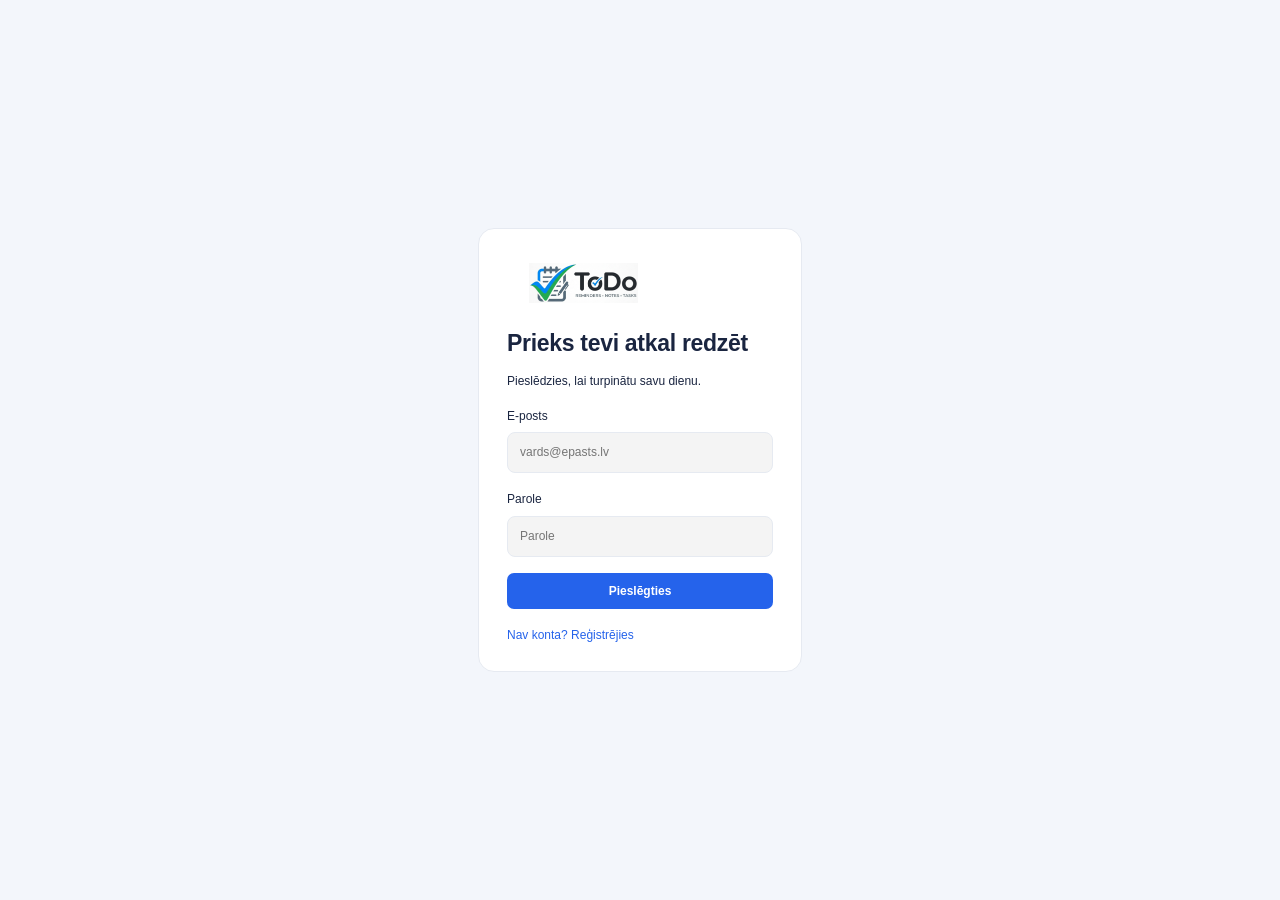
<file: index.html>
<!DOCTYPE html>
<html lang="lv">
    <head>
        <meta charset="utf-8">
        <meta name="viewport" content="width=device-width, initial-scale=1.0">
        <title>ToDo</title>

        <meta http-equiv="refresh" content="0; url=login.html">
    </head>

    <body data-page="index">
        <p><a href="login.html">Pāriet uz pieslēgšanos</a></p>
    </body>
</html>
</file>
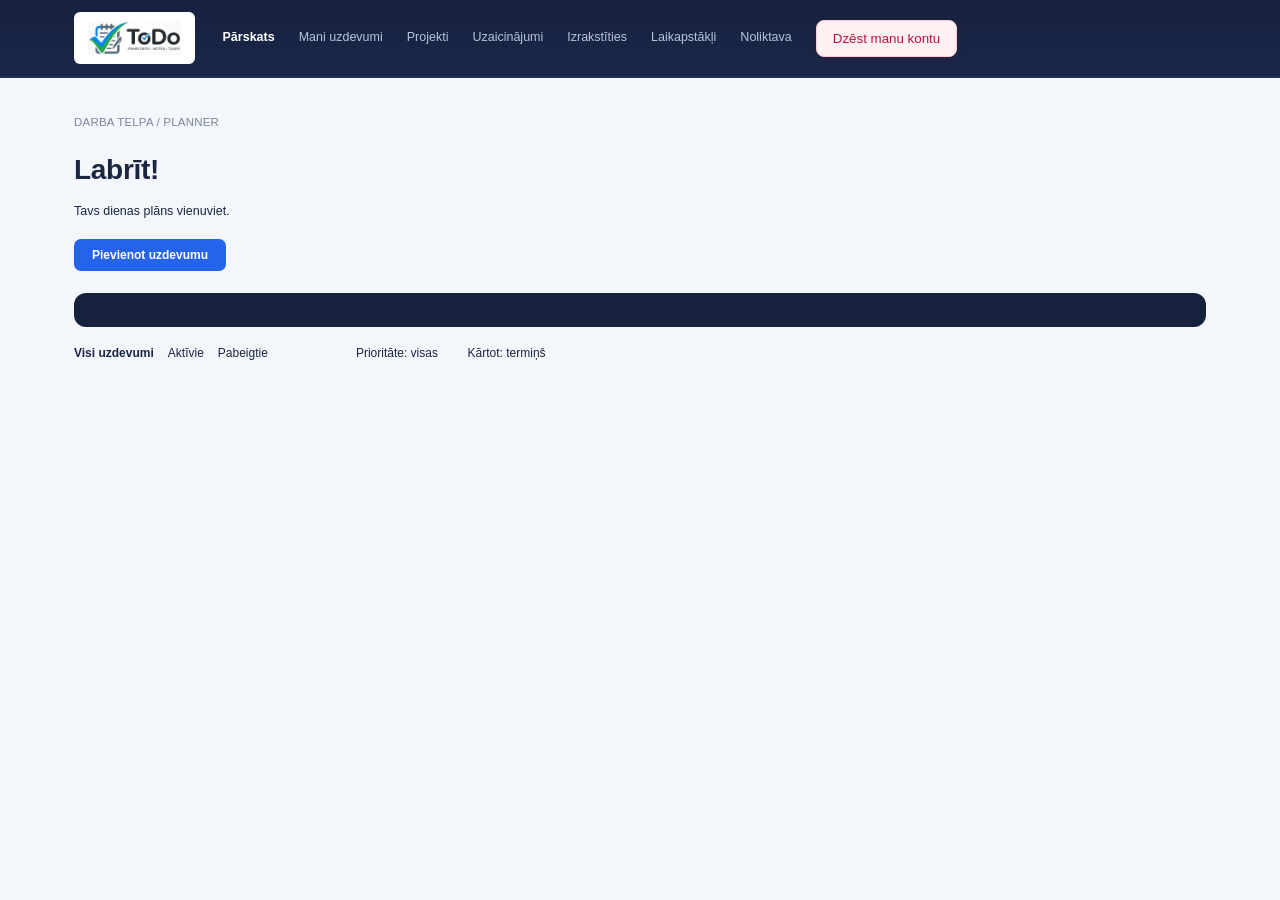
<file: dashboard.html>
<!DOCTYPE html>
<html lang="lv">
    <head>
        <meta charset="utf-8">
        <meta name="viewport" content="width=device-width, initial-scale=1.0">
        <title>Pārskats – ToDo</title>
        <link rel="stylesheet" href="assets/css/style.css">
    </head>

    <body data-page="dashboard">
        <header class="nav">
            <div class="nav-in">
                <a class="logo-box" href="dashboard.html">
                    <img src="assets/img/logo.png" alt="ToDo">
                </a>
                <nav class="links" id="nav">
                    <a href="dashboard.html" class="on">Pārskats</a>
                    <a href="tasks.html">Mani uzdevumi</a>
                    <a href="projects.html">Projekti</a>
                    <a href="invitations.html">Uzaicinājumi</a>
                    <a href="login.html">Izrakstīties</a>   
                    <a href="weather.html">Laikapstākļi</a>
                    <a href="noliktava.html">Noliktava</a>
                    <button type="button" id="deleteAccountBtn" class="dzest">Dzēst manu kontu</button>                
                </nav>
            </div>
        </header>

        <main class="wrap">
            <div class="crumb">Darba telpa / Planner</div>
            <h1 id="greeting">Labrīt!</h1>
            <p class="sub">Tavs dienas plāns vienuviet.</p>
            <a class="btn" href="task-new.html">Pievienot uzdevumu</a>
            <div class="stats">
                <span id="st1"></span>
                <span id="st2"></span>
                <span id="st3"></span>
            </div>
            <div class="filters">
                <button class="on" data-status="all">Visi uzdevumi</button>
                <button data-status="active">Aktīvie</button>
                <button data-status="done">Pabeigtie</button>
                <span class="sp"></span>
                <label>
                    Prioritāte:
                    <select id="fPri">
                        <option value="all">visas</option>
                        <option>High</option>
                        <option>Medium</option>
                        <option>Low</option>
                    </select>
                </label>
                <label>
                    Kārtot:
                    <select id="fSort">
                        <option value="due">termiņš</option>
                        <option value="pri">prioritāte</option>
                    </select>
                </label>
            </div>
            <div id="taskList"></div>
        </main>

        <script src="assets/js/app.js"></script>
    </body>
</html>
</file>
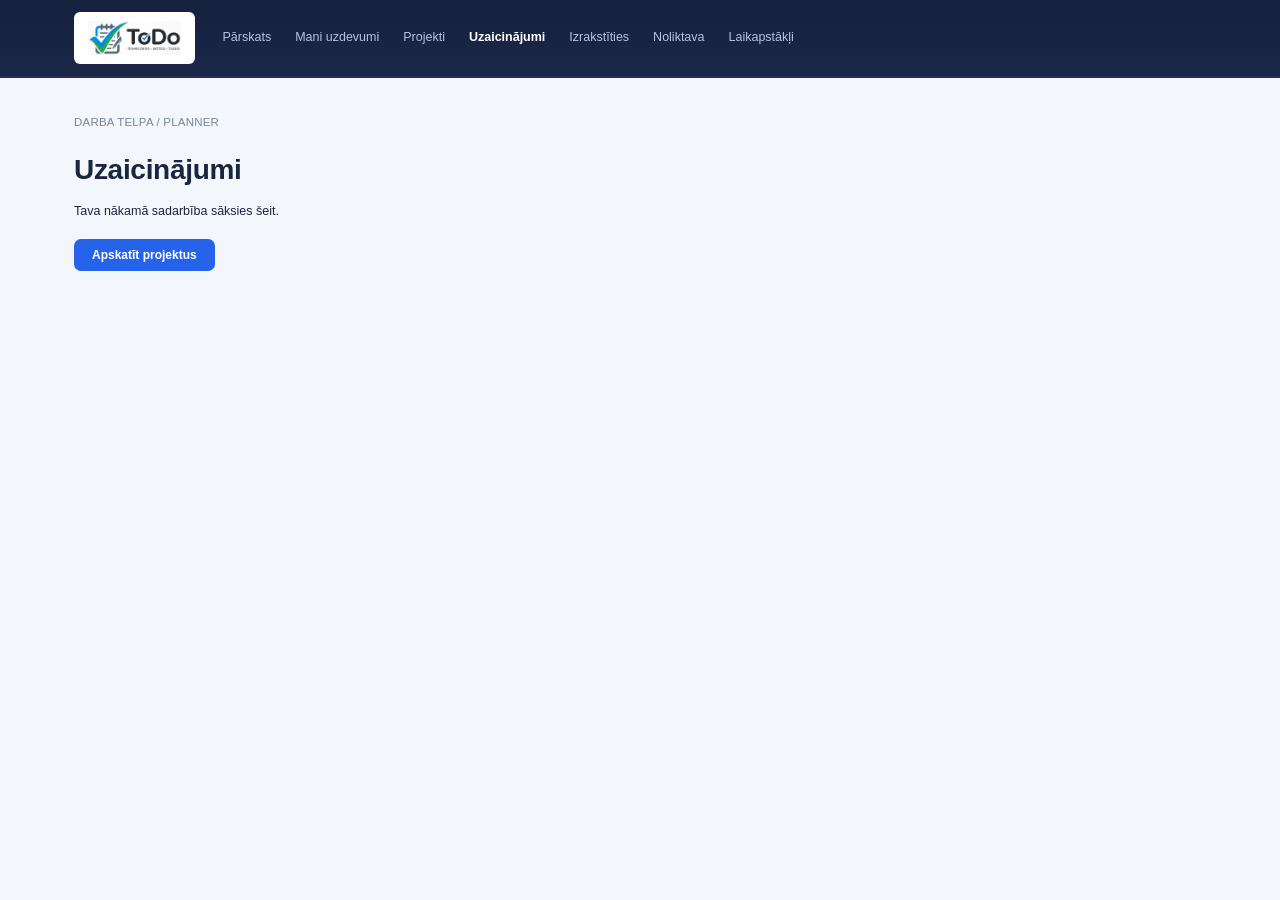
<file: invitations.html>
<!DOCTYPE html>
<html lang="lv">
    <head>
        <meta charset="utf-8">
        <meta name="viewport" content="width=device-width, initial-scale=1.0">
        <title>Uzaicinājumi – ToDo</title>
        <link rel="stylesheet" href="assets/css/style.css">
    </head>

    <body data-page="invitations">
        <header class="nav">
            <div class="nav-in">
                <a class="logo-box" href="dashboard.html">
                    <img src="assets/img/logo.png" alt="ToDo">
                </a>
                <nav class="links" id="nav">
                    <a href="dashboard.html">Pārskats</a>
                    <a href="tasks.html">Mani uzdevumi</a>
                    <a href="projects.html">Projekti</a>
                    <a href="invitations.html" class="on">Uzaicinājumi</a>
                    <a href="login.html">Izrakstīties</a>
                    <a href="noliktava.html">Noliktava</a>
                    <a href="/todo/weather.html">Laikapstākļi</a>

                    
                </nav>
            </div>
        </header>
  
        <main class="wrap">
            <div class="crumb">Darba telpa / Planner</div>
            <h1>Uzaicinājumi</h1>
            <p class="sub">Tava nākamā sadarbība sāksies šeit.</p>
            <a class="btn" href="projects.html">Apskatīt projektus</a>
            <div id="invList" style="margin-top:18px"></div>
        </main>

        <script src="assets/js/app.js"></script>
    </body>
</html>
</file>
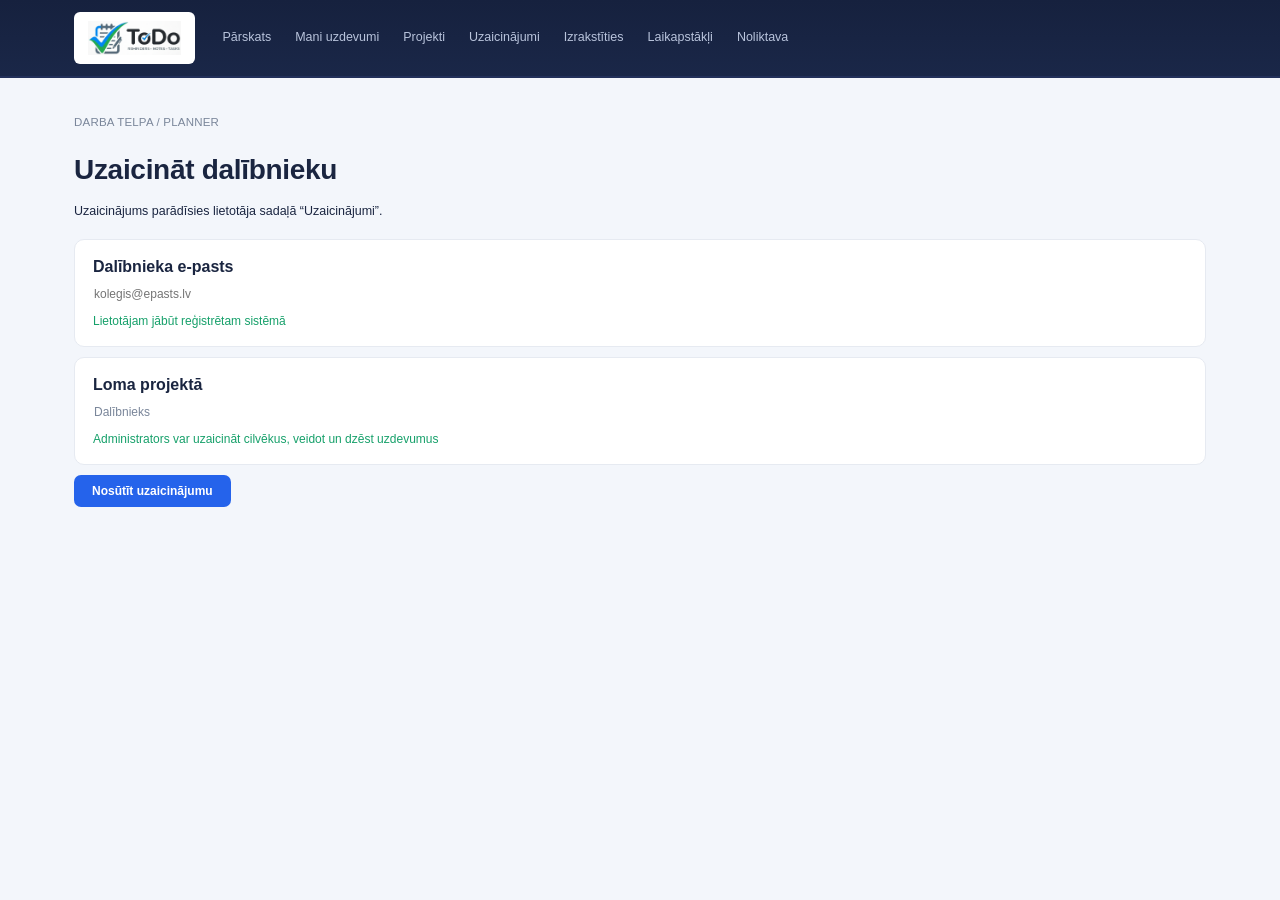
<file: invite.html>
<!DOCTYPE html>
<html lang="lv">
    <head>
        <meta charset="utf-8">
        <meta name="viewport" content="width=device-width, initial-scale=1.0">
        <title>Uzaicināt dalībnieku – ToDo</title>
        <link rel="stylesheet" href="assets/css/style.css">
    </head>

    <body data-page="invite">
        <header class="nav">
            <div class="nav-in">
                <a class="logo-box" href="dashboard.html">
                    <img src="assets/img/logo.png" alt="ToDo">
                </a>
                <nav class="links" id="nav">
                    <a href="dashboard.html">Pārskats</a>
                    <a href="tasks.html">Mani uzdevumi</a>
                    <a href="projects.html">Projekti</a>
                    <a href="invitations.html">Uzaicinājumi</a>
                    <a href="login.html">Izrakstīties</a>
                    <a href="weather.html">Laikapstākļi</a>
                    <a href="noliktava.html">Noliktava</a>

                </nav>
            </div>
        </header>

        <main class="wrap">
            <div class="crumb">Darba telpa / Planner</div>
            <h1>Uzaicināt dalībnieku</h1>
            <p class="sub">Uzaicinājums parādīsies lietotāja sadaļā “Uzaicinājumi”.</p>
            <form id="form" novalidate>
                <div class="card field">
                    <label for="email">Dalībnieka e-pasts</label>
                    <input id="email" name="email" type="email" placeholder="kolegis@epasts.lv" data-req>
                    <div class="hint">Lietotājam jābūt reģistrētam sistēmā</div>
                </div>
                <div class="card field">
                    <label for="role">Loma projektā</label>
                    <select id="role" name="role">
                        <option value="member">Dalībnieks</option>
                        <option value="admin">Administrators</option>
                    </select>
                    <div class="hint">Administrators var uzaicināt cilvēkus, veidot un dzēst uzdevumus</div>
                </div>
                <button class="btn" type="submit">Nosūtīt uzaicinājumu</button>
            </form>
        </main>

        <script src="assets/js/app.js"></script>
    </body>
</html>
</file>
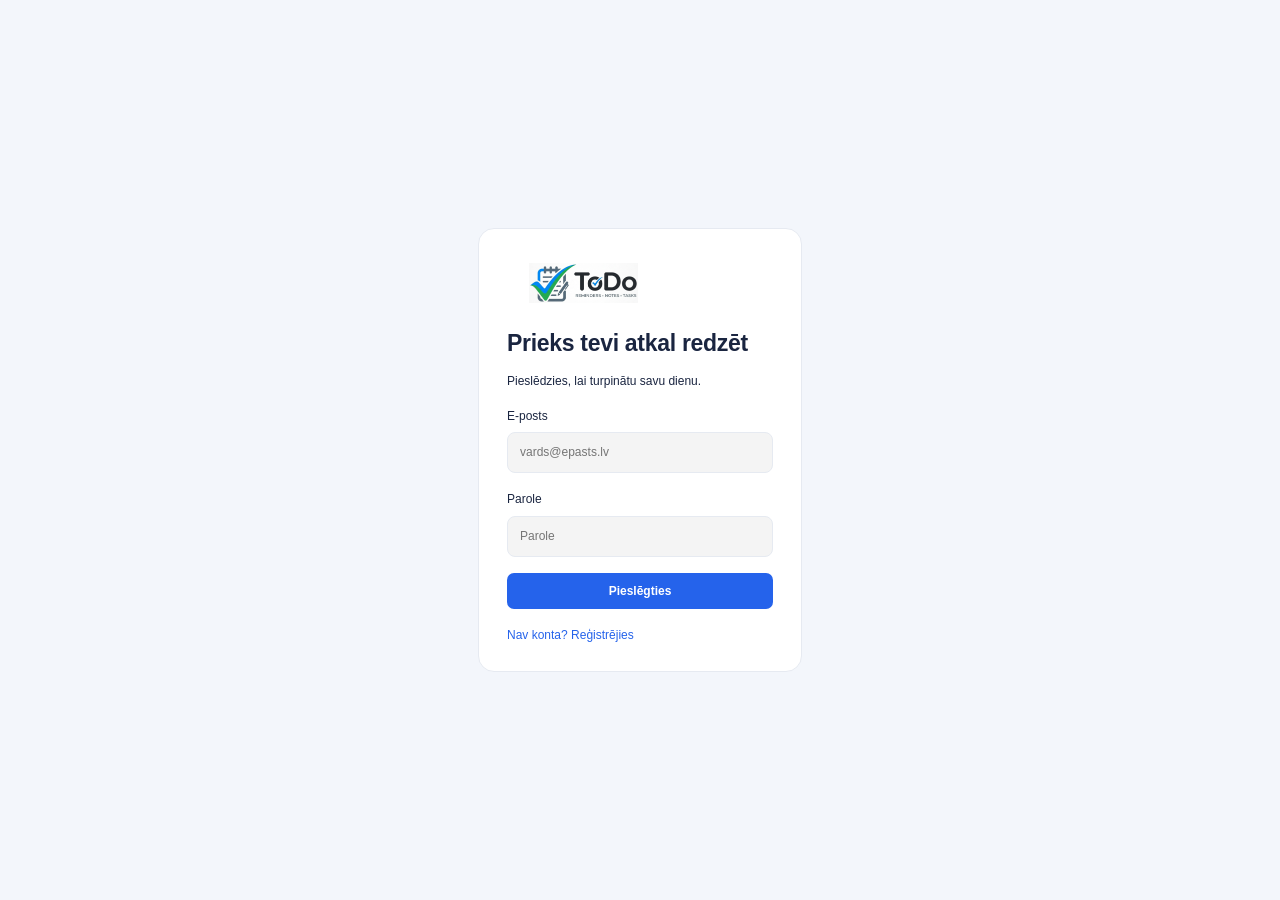
<file: login.html>
<!DOCTYPE html>
<html lang="lv">
    <head>
        <meta charset="utf-8">
        <meta name="viewport" content="width=device-width, initial-scale=1.0">
        <title>Pieslēgšanās – ToDo</title>
        <link rel="stylesheet" href="assets/css/style.css">
    </head>

    <body data-page="login">
        <main class="auth">
            <form id="form" class="auth-card" novalidate>
                <img class="lg" src="assets/img/logo.png" alt="ToDo">
                <h1>Prieks tevi atkal redzēt</h1>
                <p>Pieslēdzies, lai turpinātu savu dienu.</p>
                <label class="a-lbl" for="email">E-posts</label>
                <input class="a-in" id="email" name="email" type="email" placeholder="vards@epasts.lv" data-req>
                <label class="a-lbl" for="pw">Parole</label>
                <input class="a-in" id="pw" name="pw" type="password" placeholder="Parole" data-req>
                <button class="btn" type="submit">Pieslēgties</button>
                <a class="alt" href="register.html">Nav konta? Reģistrējies</a>
                
            </form>
        </main>

        <script src="assets/js/app.js"></script>
    </body>
</html>
</file>
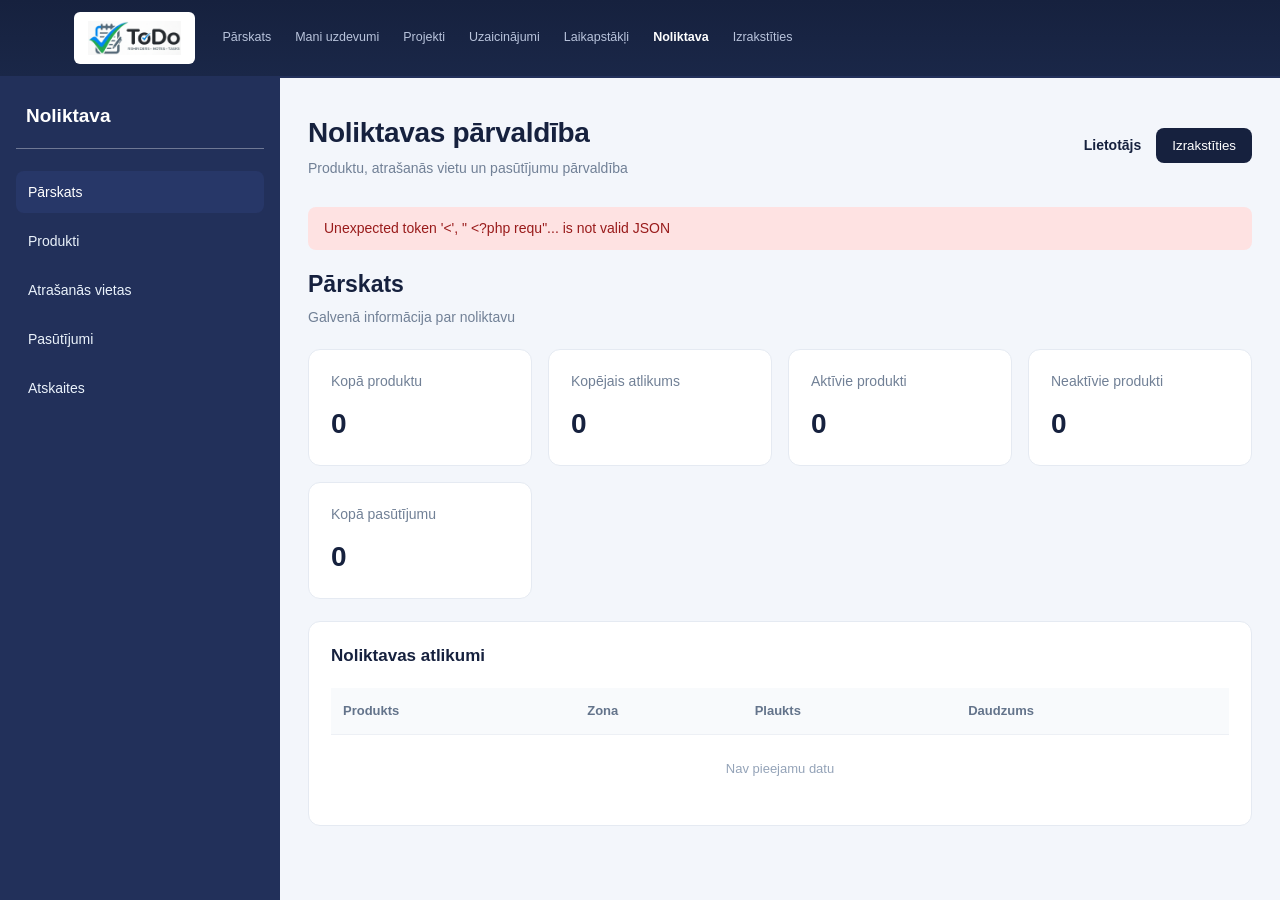
<file: noliktava.html>
<!DOCTYPE html>
<html lang="lv">
<head>
    <meta charset="UTF-8">
    <meta name="viewport" content="width=device-width, initial-scale=1.0">
    <title>Noliktava – ToDo</title>
    <link rel="stylesheet" href="assets/css/noliktava.css">
    <link rel="stylesheet" href="assets/css/noliktava-sidebar.css">
    <link rel="stylesheet" href="assets/css/style.css">
</head>
<body>
    <nav class="nav">
        <div class="nav-in">
            <a class="logo-box" href="dashboard.html">
                <img src="assets/img/logo.png" alt="ToDo">
            </a>
            <nav class="links" id="nav">
                <a href="dashboard.html">Pārskats</a>
                <a href="tasks.html">Mani uzdevumi</a>
                <a href="projects.html">Projekti</a>
                <a href="invitations.html">Uzaicinājumi</a>
                <a href="weather.html">Laikapstākļi</a>
                <a href="noliktava.html" class="on">Noliktava</a>
                <a href="login.html">Izrakstīties</a>
            </nav>
        </div>
    </nav>

    <div class="warehouse">
        <div class="warehouse-layout">
            <aside class="warehouse-sidebar">
                <h2>Noliktava</h2>
                <nav class="warehouse-nav">
                    <button class="nav-button active" data-section="overview">Pārskats</button>
                    <button class="nav-button" data-section="products">Produkti</button>
                    <button class="nav-button" data-section="locations">Atrašanās vietas</button>
                    <button class="nav-button" data-section="orders">Pasūtījumi</button>
                    <button class="nav-button" data-section="reports">Atskaites</button>
                    <button class="nav-button" data-section="users" id="users-nav-button" hidden>Lietotāju pārvaldība</button>
                </nav>
            </aside>

            <div class="warehouse-content">
                <header class="warehouse-header">
                    <div>
                        <h1>Noliktavas pārvaldība</h1>
                        <p>Produktu, atrašanās vietu un pasūtījumu pārvaldība</p>
                    </div>
                    <div class="user-info">
                        <span id="user-name">Lietotājs</span>
                        <button id="logout-button" class="logout-button">Izrakstīties</button>
                    </div>
                </header>

                <div id="message" class="message"></div>

                <main>
                    <section id="overview-section" class="content-section active">
                        <div class="section-heading">
                            <h2>Pārskats</h2>
                            <p>Galvenā informācija par noliktavu</p>
                        </div>

                        <div class="stats-grid">
                            <div class="stat-card"><span>Kopā produktu</span><strong id="total-products">0</strong></div>
                            <div class="stat-card"><span>Kopējais atlikums</span><strong id="total-quantity">0</strong></div>
                            <div class="stat-card"><span>Aktīvie produkti</span><strong id="active-products">0</strong></div>
                            <div class="stat-card"><span>Neaktīvie produkti</span><strong id="inactive-products">0</strong></div>
                            <div class="stat-card"><span>Kopā pasūtījumu</span><strong id="total-orders">0</strong></div>
                        </div>

                        <div class="panel">
                            <h3>Noliktavas atlikumi</h3>
                            <div class="table-wrapper">
                                <table>
                                    <thead><tr><th>Produkts</th><th>Zona</th><th>Plaukts</th><th>Daudzums</th></tr></thead>
                                    <tbody id="overview-stock"><tr><td colspan="4" class="empty-state">Nav pieejamu datu</td></tr></tbody>
                                </table>
                            </div>
                        </div>
                    </section>

                    <section id="products-section" class="content-section">
                        <div class="section-heading"><h2>Produkti</h2><p>Produktu pievienošana un pārvaldība</p></div>
                        <div class="panel" id="product-form-panel">
                            <h3 id="product-form-title">Pievienot produktu</h3>
                            <form id="product-form">
                                <input type="hidden" id="product-id">
                                <div class="form-grid">
                                    <div class="form-group"><label for="product-name">Produkta nosaukums</label><input type="text" id="product-name" required maxlength="150"></div>
                                    <div class="form-group"><label for="product-sku">Produkta kods (SKU)</label><input type="text" id="product-sku" required maxlength="100"></div>
                                    <div class="form-group"><label for="product-quantity">Daudzums</label><input type="number" id="product-quantity" min="0" required></div>
                                    <div class="form-group"><label for="product-price">Cena (€)</label><input type="number" id="product-price" min="0" step="0.01" required></div>
                                    <div class="form-group full-width"><label for="product-description">Apraksts</label><textarea id="product-description" rows="3"></textarea></div>
                                </div>
                                <div class="form-actions">
                                    <button type="submit" class="primary-button" id="product-submit">Pievienot produktu</button>
                                    <button type="button" class="secondary-button" id="product-cancel" hidden>Atcelt</button>
                                </div>
                            </form>
                        </div>
                        <div class="panel">
                            <h3>Produktu saraksts</h3>
                            <div class="table-wrapper">
                                <table>
                                    <thead><tr><th>Nosaukums</th><th>SKU</th><th>Daudzums</th><th>Cena</th><th>Statuss</th><th id="product-actions-heading">Darbības</th></tr></thead>
                                    <tbody id="products-table"><tr><td colspan="6" class="empty-state">Nav produktu</td></tr></tbody>
                                </table>
                            </div>
                        </div>
                    </section>

                    <section id="locations-section" class="content-section">
                        <div class="section-heading"><h2>Atrašanās vietas</h2><p>Noliktavas zonu un plauktu pārvaldība</p></div>
                        <div class="panel" id="location-form-panel">
                            <h3>Pievienot plauktu</h3>
                            <form id="location-form">
                                <div class="form-grid">
                                    <div class="form-group"><label for="location-zone">Zona</label><input type="text" id="location-zone" required maxlength="50"></div>
                                    <div class="form-group"><label for="location-shelf">Plaukts</label><input type="text" id="location-shelf" required maxlength="50"></div>
                                    <div class="form-group full-width"><label for="location-description">Apraksts</label><textarea id="location-description" rows="3"></textarea></div>
                                </div>
                                <button type="submit" class="primary-button">Pievienot plauktu</button>
                            </form>
                        </div>
                        <div class="panel" id="location-assignment-panel">
                            <h3>Pievienot produktu plauktam</h3>
                            <form id="location-assignment-form">
                                <div class="form-grid">
                                    <div class="form-group"><label for="location-product">Produkts</label><select id="location-product" required><option value="">Izvēlies produktu</option></select></div>
                                    <div class="form-group"><label for="location-select">Atrašanās vieta</label><select id="location-select" required><option value="">Izvēlies plauktu</option></select></div>
                                    <div class="form-group"><label for="location-quantity">Daudzums</label><input type="number" id="location-quantity" min="0" required></div>
                                </div>
                                <button type="submit" class="primary-button">Saglabāt atrašanās vietu</button>
                            </form>
                        </div>
                        <div class="panel">
                            <h3>Produktu atrašanās vietas</h3>
                            <div class="table-wrapper">
                                <table>
                                    <thead><tr><th>Produkts</th><th>Zona</th><th>Plaukts</th><th>Daudzums</th></tr></thead>
                                    <tbody id="locations-table"><tr><td colspan="4" class="empty-state">Nav pieejamu atrašanās vietu</td></tr></tbody>
                                </table>
                            </div>
                        </div>
                    </section>

                    <section id="orders-section" class="content-section">
                        <div class="section-heading"><h2>Pasūtījumi</h2><p>Jaunu pasūtījumu izveide un pārvaldība</p></div>
                        <div class="panel" id="order-form-panel">
                            <h3>Izveidot pasūtījumu</h3>
                            <form id="order-form">
                                <div class="form-grid">
                                    <div class="form-group"><label for="order-product">Produkts</label><select id="order-product" required><option value="">Izvēlies produktu</option></select></div>
                                    <div class="form-group"><label for="order-quantity">Daudzums</label><input type="number" id="order-quantity" min="1" value="1" required></div>
                                    <div class="form-group full-width"><label for="order-notes">Piezīmes</label><textarea id="order-notes" rows="3"></textarea></div>
                                </div>
                                <button type="submit" class="primary-button">Izveidot pasūtījumu</button>
                            </form>
                        </div>
                        <div class="panel">
                            <h3>Pasūtījumu saraksts</h3>
                            <div class="table-wrapper">
                                <table>
                                    <thead><tr><th>Pasūtījuma numurs</th><th>Statuss</th><th>Izveidoja</th><th>Datums</th><th>Darbības</th></tr></thead>
                                    <tbody id="orders-table"><tr><td colspan="5" class="empty-state">Nav pasūtījumu</td></tr></tbody>
                                </table>
                            </div>
                        </div>
                    </section>

                    <section id="reports-section" class="content-section">
                        <div class="section-heading">
                            <div>
                                <h2>Atskaites</h2>
                                <p>Noliktavas darbības un produktu statistika</p>
                                <p id="report-generated-at"></p>
                            </div>
                            <button type="button" class="primary-button" id="generate-report-button">Ģenerēt pārskatu</button>
                        </div>

                        <div class="panel">
                            <h3>Produktu atlikumi un stāvoklis</h3>
                            <div class="table-wrapper">
                                <table>
                                    <thead><tr><th>Produkts</th><th>SKU</th><th>Daudzums</th><th>Stāvoklis</th></tr></thead>
                                    <tbody id="report-stock"><tr><td colspan="4" class="empty-state">Nav datu</td></tr></tbody>
                                </table>
                            </div>
                        </div>

                        <div class="panel">
                            <h3>Atrašanās vietas</h3>
                            <div class="table-wrapper">
                                <table>
                                    <thead><tr><th>Zona</th><th>Plaukts</th><th>Produktu daudzums</th></tr></thead>
                                    <tbody id="report-locations"><tr><td colspan="3" class="empty-state">Nav datu</td></tr></tbody>
                                </table>
                            </div>
                        </div>

                        <div class="panel" id="report-orders-panel">
                            <h3>Pasūtījumu statistika</h3>
                            <div class="report-stats">
                                <div><span>Gaida</span><strong id="report-pending">0</strong></div>
                                <div><span>Apstrādē</span><strong id="report-processing">0</strong></div>
                                <div><span>Pabeigti</span><strong id="report-completed">0</strong></div>
                                <div><span>Atcelti</span><strong id="report-cancelled">0</strong></div>
                            </div>
                        </div>

                        <div class="panel" id="report-movements-panel">
                            <h3>Produktu kustību vēsture</h3>
                            <div class="table-wrapper">
                                <table>
                                    <thead><tr><th>Produkts</th><th>Darbība</th><th>Daudzums</th><th>Lietotājs</th><th>Datums</th></tr></thead>
                                    <tbody id="report-movements"><tr><td colspan="5" class="empty-state">Nav kustību</td></tr></tbody>
                                </table>
                            </div>
                        </div>
                    </section>

                    <section id="users-section" class="content-section">
                        <div class="section-heading"><h2>Lietotāju pārvaldība</h2><p>Reģistrēto lietotāju kontu pārvaldība</p></div>
                        <div class="panel">
                            <h3>Lietotāju saraksts</h3>
                            <div class="table-wrapper">
                                <table>
                                    <thead><tr><th>Vārds</th><th>E-pasts</th><th>Loma</th><th>Reģistrācijas datums</th><th>Darbības</th></tr></thead>
                                    <tbody id="users-table"><tr><td colspan="5" class="empty-state">Notiek ielāde...</td></tr></tbody>
                                </table>
                            </div>
                        </div>
                    </section>
                </main>
            </div>
        </div>
    </div>

    <script src="assets/js/noliktava.js"></script>
</body>
</html>
</file>
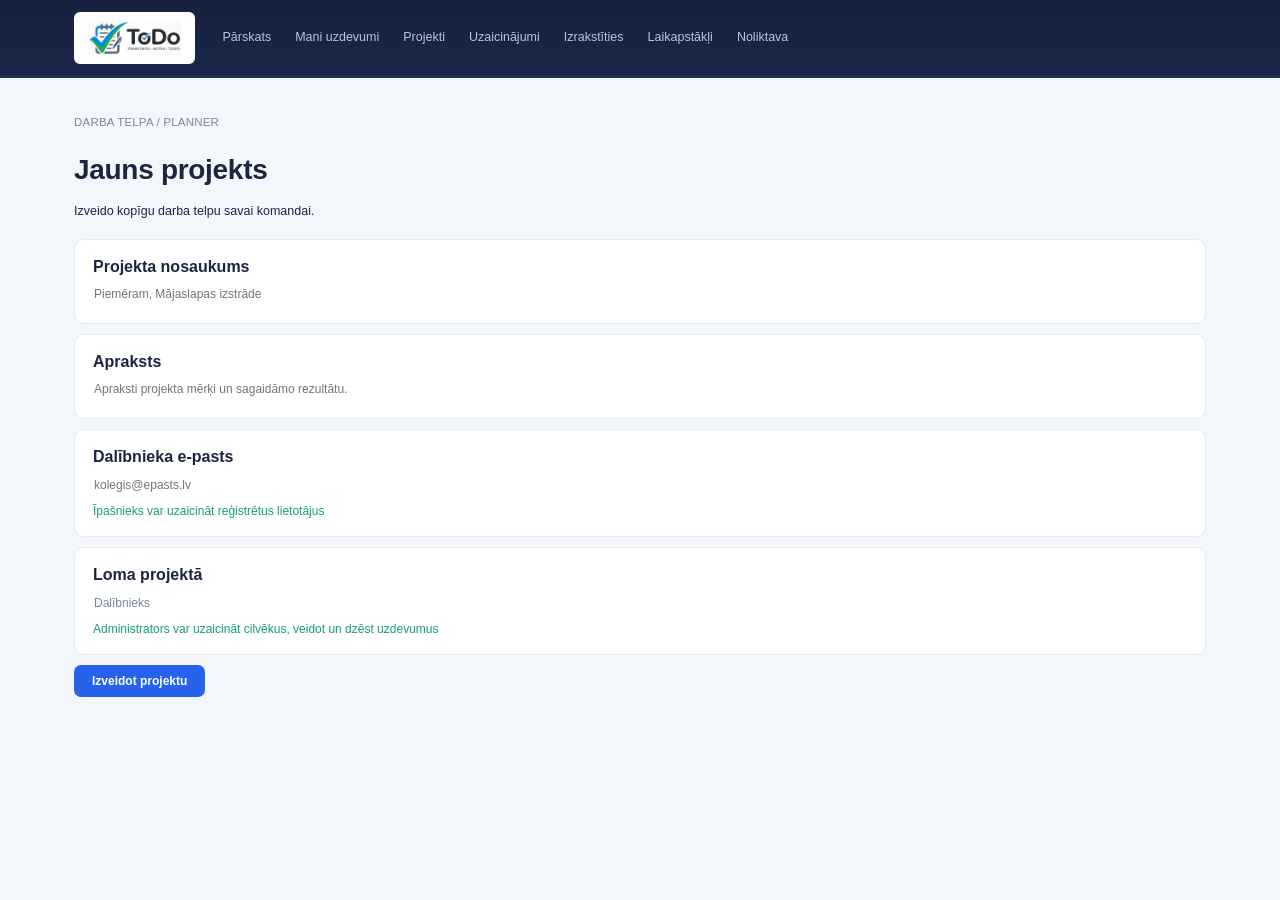
<file: project-new.html>
<!DOCTYPE html>
<html lang="lv">
    <head>
        <meta charset="utf-8">
        <meta name="viewport" content="width=device-width, initial-scale=1.0">
        <title>Jauns projekts – ToDo</title>
        <link rel="stylesheet" href="assets/css/style.css">
    </head>

    <body data-page="project-new">
        <header class="nav">
            <div class="nav-in">
                <a class="logo-box" href="dashboard.html">
                    <img src="assets/img/logo.png" alt="ToDo">
                </a>
                <nav class="links" id="nav">
                    <a href="dashboard.html">Pārskats</a>
                    <a href="tasks.html">Mani uzdevumi</a>
                    <a href="projects.html">Projekti</a>
                    <a href="invitations.html">Uzaicinājumi</a>
                    <a href="login.html">Izrakstīties</a>
                    <a href="weather.html">Laikapstākļi</a>
                    <a href="noliktava.html">Noliktava</a>

                </nav>
            </div>
        </header>

        <main class="wrap">
            <div class="crumb">Darba telpa / Planner</div>
            <h1>Jauns projekts</h1>
            <p class="sub">Izveido kopīgu darba telpu savai komandai.</p>
            <form id="form" novalidate>
                <div class="card field">
                    <label for="name">Projekta nosaukums</label>
                    <input id="name" name="name" type="text" placeholder="Piemēram, Mājaslapas izstrāde" data-req>
                </div>
                <div class="card field">
                    <label for="desc">Apraksts</label>
                    <input id="desc" name="desc" type="text" placeholder="Apraksti projekta mērķi un sagaidāmo rezultātu.">
                </div>
                <div class="card field">
                    <label for="email">Dalībnieka e-pasts</label>
                    <input id="email" name="email" type="email" placeholder="kolegis@epasts.lv">
                    <div class="hint">Īpašnieks var uzaicināt reģistrētus lietotājus</div>
                </div>
                <div class="card field">
                    <label for="role">Loma projektā</label>
                    <select id="role" name="role">
                        <option value="member">Dalībnieks</option>
                        <option value="admin">Administrators</option>
                    </select>
                    <div class="hint">Administrators var uzaicināt cilvēkus, veidot un dzēst uzdevumus</div>
                </div>
                <button class="btn" type="submit">Izveidot projektu</button>
            </form>
        </main>

        <script src="assets/js/app.js"></script>
    </body>
</html>
</file>
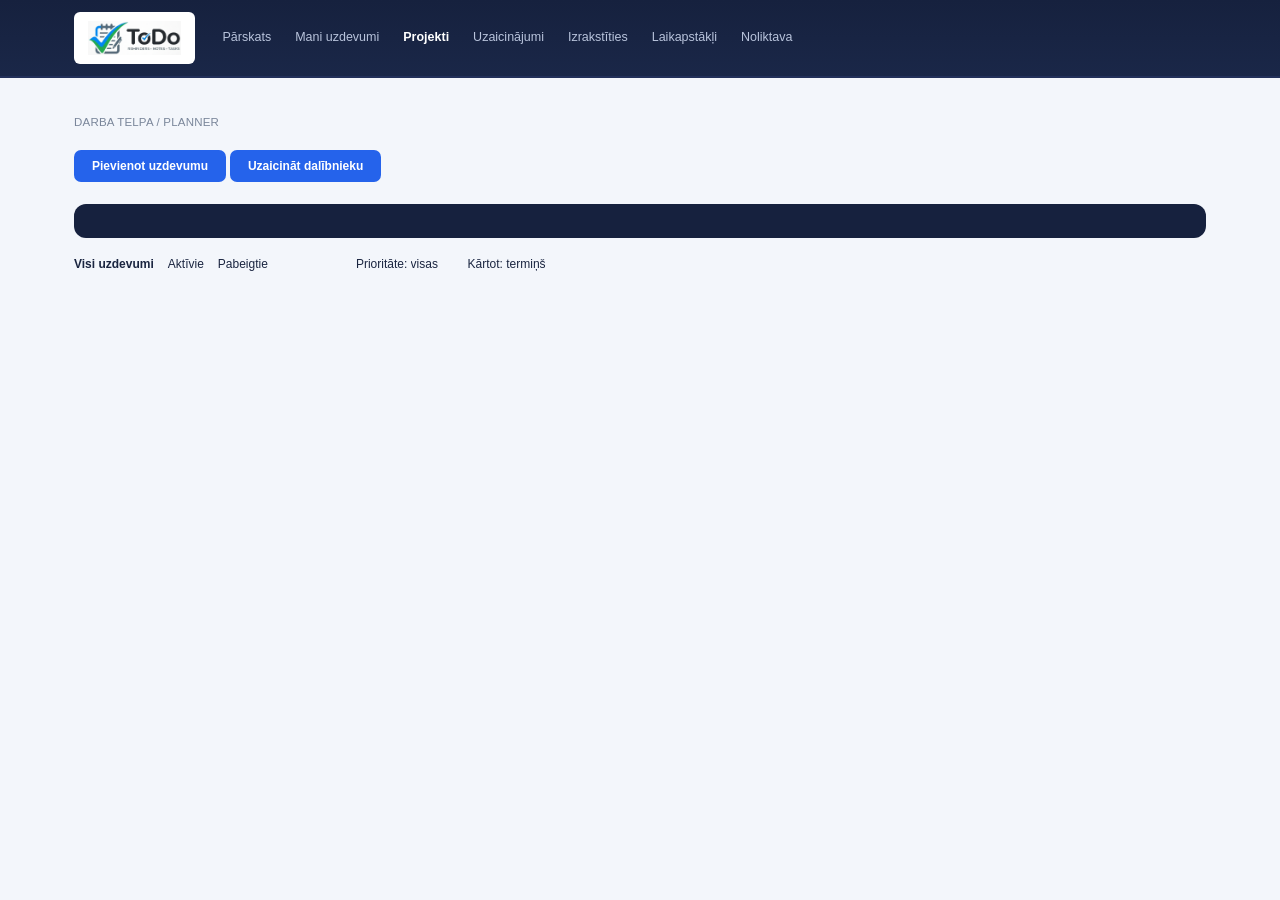
<file: project.html>
<!DOCTYPE html>
<html lang="lv">
    <head>
        <meta charset="utf-8">
        <meta name="viewport" content="width=device-width, initial-scale=1.0">
        <title>Projekts – ToDo</title>
        <link rel="stylesheet" href="assets/css/style.css">
    </head>

    <body data-page="project">
        <header class="nav">
            <div class="nav-in">
                <a class="logo-box" href="dashboard.html">
                    <img src="assets/img/logo.png" alt="ToDo">
                </a>
                <nav class="links" id="nav">
                    <a href="dashboard.html">Pārskats</a>
                    <a href="tasks.html">Mani uzdevumi</a>
                    <a href="projects.html" class="on">Projekti</a>
                    <a href="invitations.html">Uzaicinājumi</a>
                    <a href="login.html">Izrakstīties</a>
                    <a href="weather.html">Laikapstākļi</a>
                    <a href="noliktava.html">Noliktava</a>

                </nav>
            </div>
        </header>

        <main class="wrap">
            <div class="crumb">Darba telpa / Planner</div>
            <h1 id="projName"></h1>
            <p class="sub" id="projSub"></p>
            <a class="btn" id="addTask" href="task-new.html">Pievienot uzdevumu</a>
            <a class="btn" id="inviteBtn" href="invite.html">Uzaicināt dalībnieku</a>
            <div class="stats">
                <span id="st1"></span>
                <span id="st2"></span>
                <span id="st3"></span>
            </div>
            <div class="filters">
                <button class="on" data-status="all">Visi uzdevumi</button>
                <button data-status="active">Aktīvie</button>
                <button data-status="done">Pabeigtie</button>
                <span class="sp"></span>
                <label>
                    Prioritāte:
                    <select id="fPri">
                        <option value="all">visas</option>
                        <option>High</option>
                        <option>Medium</option>
                        <option>Low</option>
                    </select>
                </label>
                <label>
                    Kārtot:
                    <select id="fSort">
                        <option value="due">termiņš</option>
                        <option value="pri">prioritāte</option>
                    </select>
                </label>
            </div>
            <div id="taskList"></div>
        </main>

        <script src="assets/js/app.js"></script>
    </body>
</html>
</file>
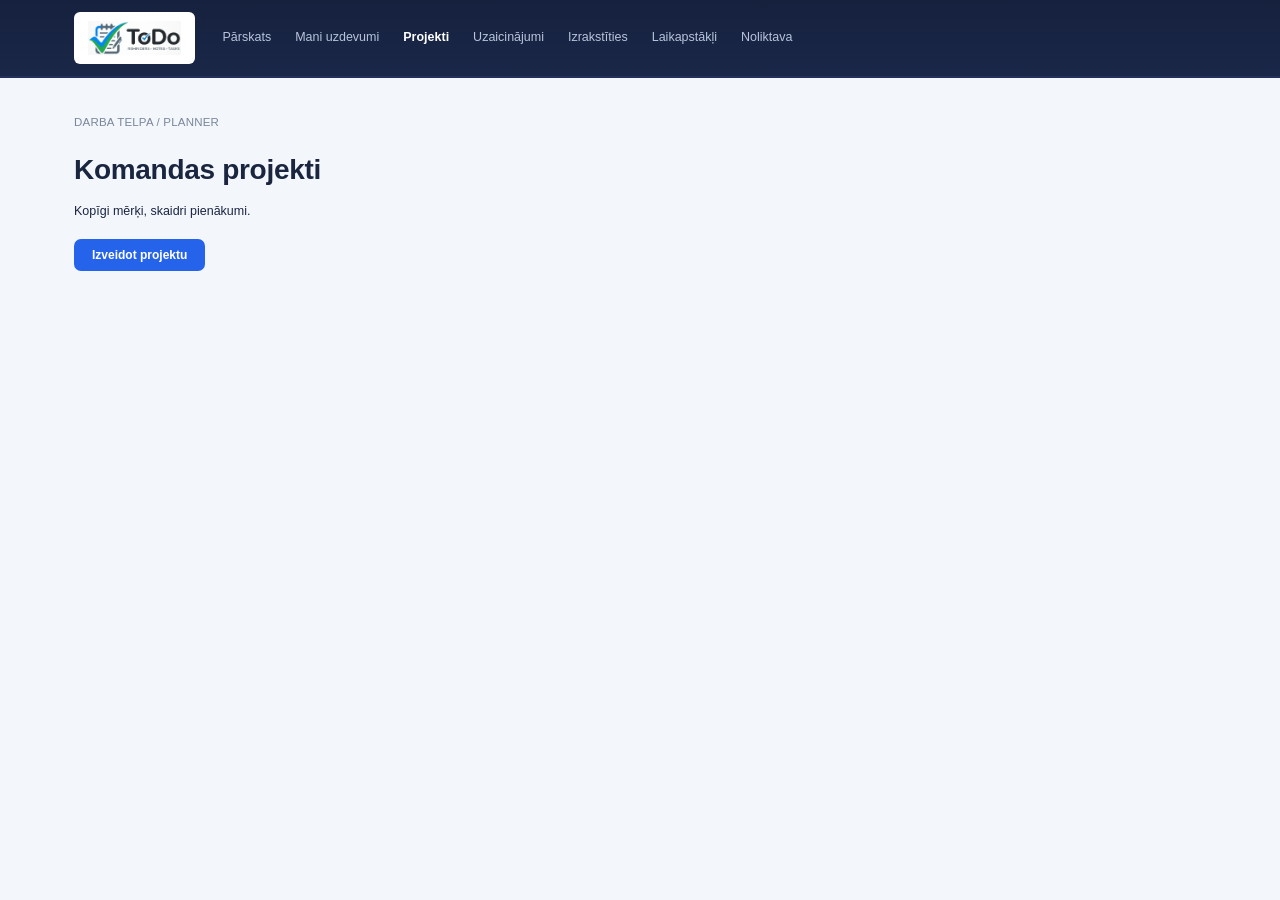
<file: projects.html>
<!DOCTYPE html>
<html lang="lv">
    <head>
        <meta charset="utf-8">
        <meta name="viewport" content="width=device-width, initial-scale=1.0">
        <title>Projekti – ToDo</title>
        <link rel="stylesheet" href="assets/css/style.css">
    </head>

    <body data-page="projects">
        <header class="nav">
            <div class="nav-in">
                <a class="logo-box" href="dashboard.html">
                    <img src="assets/img/logo.png" alt="ToDo">
                </a>
                <nav class="links" id="nav">
                    <a href="dashboard.html">Pārskats</a>
                    <a href="tasks.html">Mani uzdevumi</a>
                    <a href="projects.html" class="on">Projekti</a>
                    <a href="invitations.html">Uzaicinājumi</a>
                    <a href="login.html">Izrakstīties</a>
                    <a href="weather.html">Laikapstākļi</a>
                    <a href="noliktava.html">Noliktava</a>

                </nav>
            </div>
        </header>

        <main class="wrap">
            <div class="crumb">Darba telpa / Planner</div>
            <h1>Komandas projekti</h1>
            <p class="sub">Kopīgi mērķi, skaidri pienākumi.</p>
            <a class="btn" href="project-new.html">Izveidot projektu</a>
            <div id="projectList" style="margin-top:18px"></div>
        </main>

        <script src="assets/js/app.js"></script>
    </body>
</html>
</file>
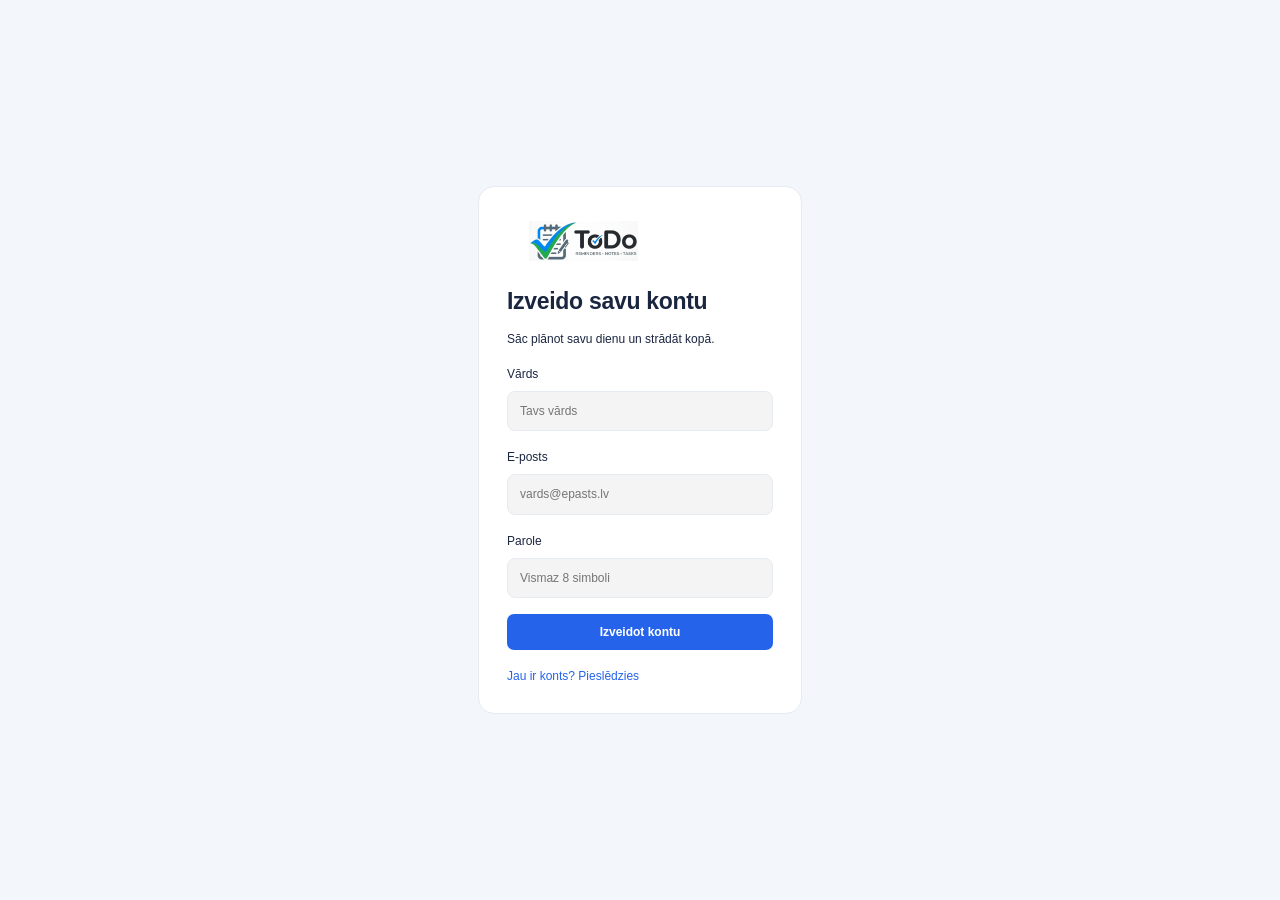
<file: register.html>
<!DOCTYPE html>
<html lang="lv">
    <head>
        <meta charset="utf-8">
        <meta name="viewport" content="width=device-width, initial-scale=1.0">
        <title>Reģistrācija – ToDo</title>
        <link rel="stylesheet" href="assets/css/style.css">
    </head>

    <body data-page="register">
        <main class="auth">
            <form id="form" class="auth-card" novalidate>
                <img class="lg" src="assets/img/logo.png" alt="ToDo">
                <h1>Izveido savu kontu</h1>
                <p>Sāc plānot savu dienu un strādāt kopā.</p>
                <label class="a-lbl" for="name">Vārds</label>
                <input class="a-in" id="name" name="name" placeholder="Tavs vārds" data-req>
                <label class="a-lbl" for="email">E-posts</label>
                <input class="a-in" id="email" name="email" type="email" placeholder="vards@epasts.lv" data-req>
                <label class="a-lbl" for="pw">Parole</label>
                <input class="a-in" id="pw" name="pw" type="password" placeholder="Vismaz 8 simboli" data-req>
                <button class="btn" type="submit">Izveidot kontu</button>
                <a class="alt" href="login.html">Jau ir konts? Pieslēdzies</a>
            </form>
        </main>

        <script src="assets/js/app.js"></script>
    </body>
</html>
</file>
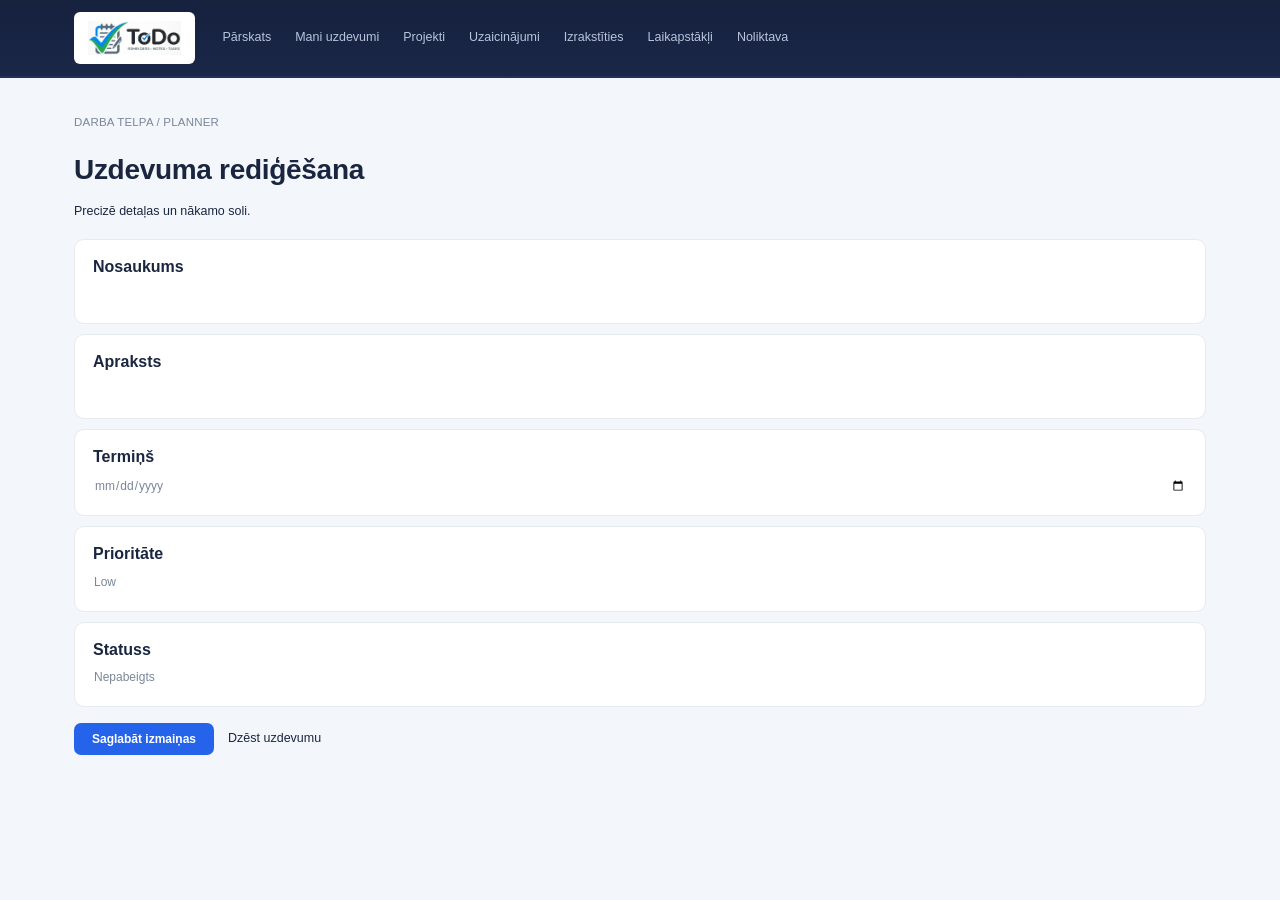
<file: task-edit.html>
<!DOCTYPE html>
<html lang="lv">
    <head>
        <meta charset="utf-8">
        <meta name="viewport" content="width=device-width, initial-scale=1.0">
        <title>Uzdevuma rediģēšana – ToDo</title>
        <link rel="stylesheet" href="assets/css/style.css">
    </head>

    <body data-page="task-edit">
        <header class="nav">
            <div class="nav-in">
                <a class="logo-box" href="dashboard.html">
                    <img src="assets/img/logo.png" alt="ToDo">
                </a>
                <nav class="links" id="nav">
                    <a href="dashboard.html">Pārskats</a>
                    <a href="tasks.html">Mani uzdevumi</a>
                    <a href="projects.html">Projekti</a>
                    <a href="invitations.html">Uzaicinājumi</a>
                    <a href="login.html">Izrakstīties</a>
                    <a href="weather.html">Laikapstākļi</a>
                    <a href="noliktava.html">Noliktava</a>

                </nav>
            </div>
        </header>

        <main class="wrap">
            <div class="crumb">Darba telpa / Planner</div>
            <h1>Uzdevuma rediģēšana</h1>
            <p class="sub">Precizē detaļas un nākamo soli.</p>
            <form id="form" novalidate>
                <div class="card field">
                    <label for="title">Nosaukums</label>
                    <input id="title" name="title" type="text" data-req>
                </div>
                <div class="card field">
                    <label for="desc">Apraksts</label>
                    <input id="desc" name="desc" type="text">
                </div>
                <div class="card field">
                    <label for="due">Termiņš</label>
                    <input id="due" name="due" type="date" data-req>
                </div>
                <div class="card field">
                    <label for="pri">Prioritāte</label>
                    <select id="pri" name="pri">
                        <option>Low</option>
                        <option>Medium</option>
                        <option>High</option>
                    </select>
                </div>
                <div class="card field">
                    <label for="status">Statuss</label>
                    <select id="status" name="status">
                        <option>Nepabeigts</option>
                        <option>Pabeigts</option>
                    </select>
                </div>
                <div class="card field" id="assignBox" hidden>
                    <label for="assignee">Piešķirts dalībniekam</label>
                    <select id="assignee" name="assignee"></select>
                </div>
                <div class="btn-row">
                    <button class="btn" type="submit">Saglabāt izmaiņas</button>
                    <button class="link-btn" type="button" id="deleteBtn">Dzēst uzdevumu</button>
                </div>
            </form>
        </main>

        <script src="assets/js/app.js"></script>
    </body>
</html>
</file>
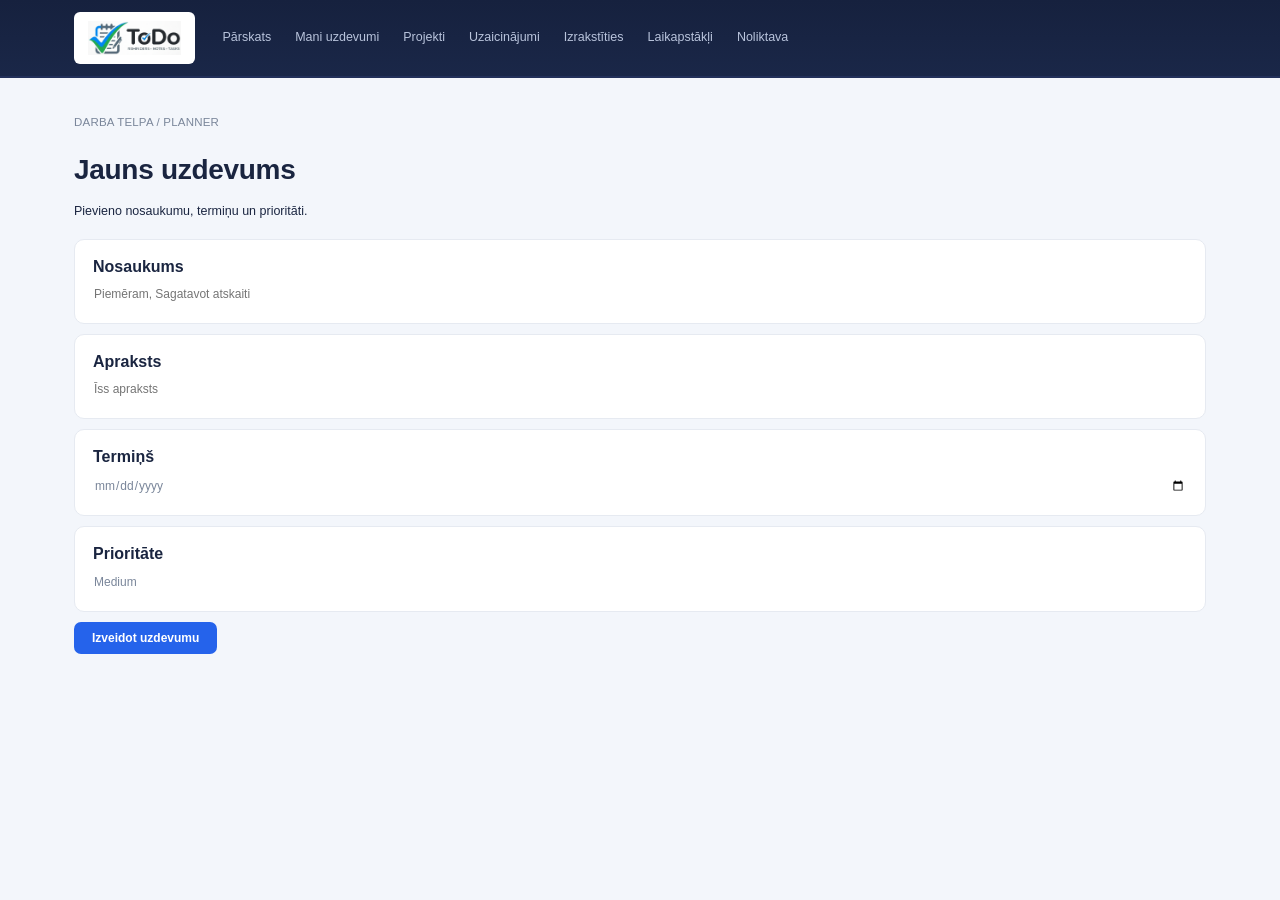
<file: task-new.html>
<!DOCTYPE html>
<html lang="lv">
    <head>
        <meta charset="utf-8">
        <meta name="viewport" content="width=device-width, initial-scale=1.0">
        <title>Jauns uzdevums – ToDo</title>
        <link rel="stylesheet" href="assets/css/style.css">
    </head>

    <body data-page="task-new">
        <header class="nav">
            <div class="nav-in">
                <a class="logo-box" href="dashboard.html">
                    <img src="assets/img/logo.png" alt="ToDo">
                </a>
                <nav class="links" id="nav">
                    <a href="dashboard.html">Pārskats</a>
                    <a href="tasks.html">Mani uzdevumi</a>
                    <a href="projects.html">Projekti</a>
                    <a href="invitations.html">Uzaicinājumi</a>
                    <a href="login.html">Izrakstīties</a>
                    <a href="weather.html">Laikapstākļi</a>
                    <a href="noliktava.html">Noliktava</a>

                </nav>
            </div>
        </header>

        <main class="wrap">
            <div class="crumb">Darba telpa / Planner</div>
            <h1>Jauns uzdevums</h1>
            <p class="sub">Pievieno nosaukumu, termiņu un prioritāti.</p>
            <form id="form" novalidate>
                <div class="card field">
                    <label for="title">Nosaukums</label>
                    <input id="title" name="title" type="text" placeholder="Piemēram, Sagatavot atskaiti" data-req>
                </div>
                <div class="card field">
                    <label for="desc">Apraksts</label>
                    <input id="desc" name="desc" type="text" placeholder="Īss apraksts">
                </div>
                <div class="card field">
                    <label for="due">Termiņš</label>
                    <input id="due" name="due" type="date" data-req>
                </div>
                <div class="card field">
                    <label for="pri">Prioritāte</label>
                    <select id="pri" name="pri">
                        <option>Low</option>
                        <option selected>Medium</option>
                        <option>High</option>
                    </select>
                </div>
                <div class="card field" id="assignBox" hidden>
                    <label for="assignee">Piešķirts dalībniekam</label>
                    <select id="assignee" name="assignee"></select>
                </div>
                <button class="btn" type="submit">Izveidot uzdevumu</button>
            </form>
        </main>

        <script src="assets/js/app.js"></script>
    </body>
</html>
</file>
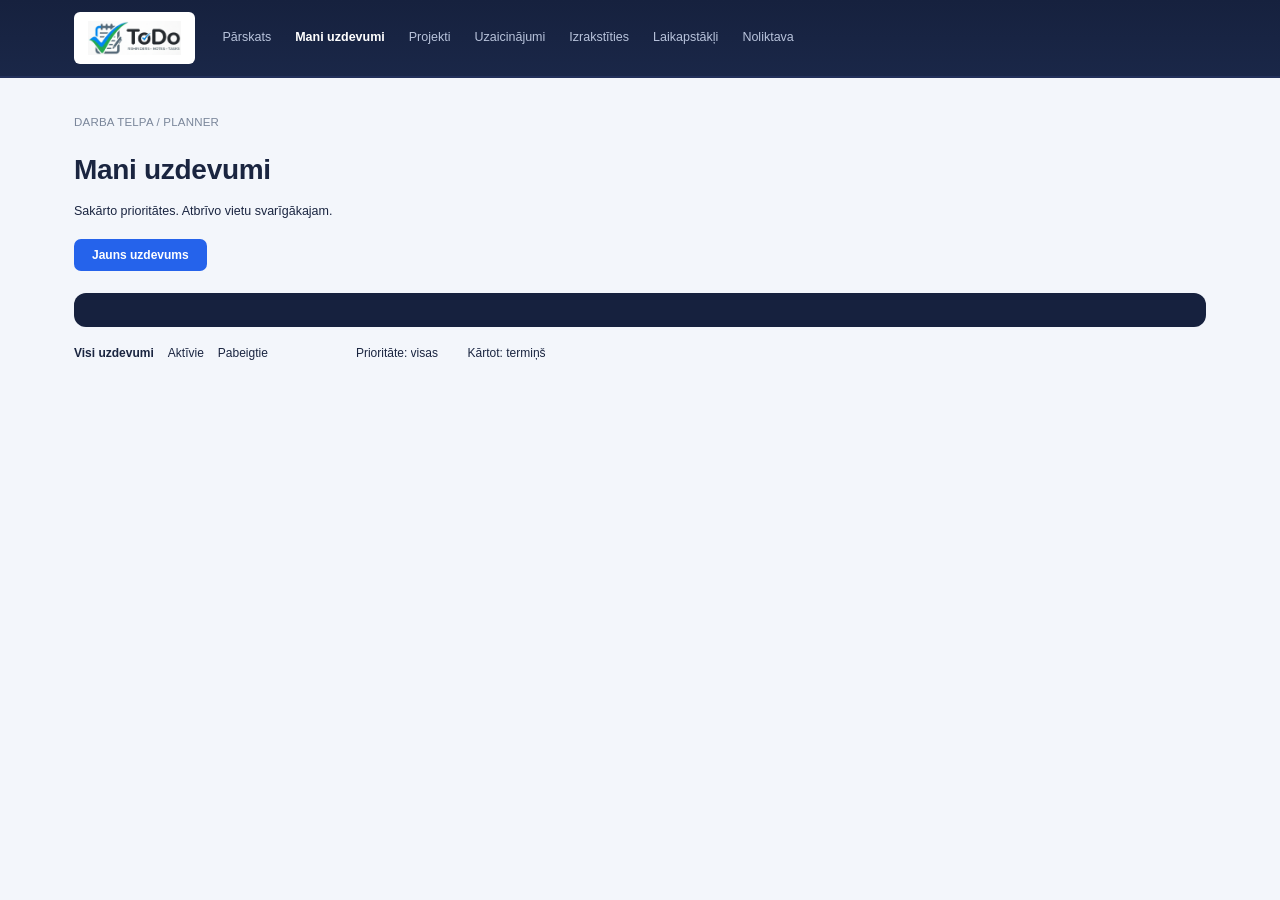
<file: tasks.html>
<!DOCTYPE html>
<html lang="lv">
    <head>
        <meta charset="utf-8">
        <meta name="viewport" content="width=device-width, initial-scale=1.0">
        <title>Mani uzdevumi – ToDo</title>
        <link rel="stylesheet" href="assets/css/style.css">
    </head>

    <body data-page="tasks">
        <header class="nav">
            <div class="nav-in">
                <a class="logo-box" href="dashboard.html">
                    <img src="assets/img/logo.png" alt="ToDo">
                </a>
                <nav class="links" id="nav">
                    <a href="dashboard.html">Pārskats</a>
                    <a href="tasks.html" class="on">Mani uzdevumi</a>
                    <a href="projects.html">Projekti</a>
                    <a href="invitations.html">Uzaicinājumi</a>
                    <a href="login.html">Izrakstīties</a>
                    <a href="weather.html">Laikapstākļi</a>
                    <a href="noliktava.html">Noliktava</a>

                </nav>
            </div>
        </header>

        <main class="wrap">
            <div class="crumb">Darba telpa / Planner</div>
            <h1>Mani uzdevumi</h1>
            <p class="sub">Sakārto prioritātes. Atbrīvo vietu svarīgākajam.</p>
            <a class="btn" href="task-new.html">Jauns uzdevums</a>
            <div class="stats">
                <span id="st1"></span>
                <span id="st2"></span>
                <span id="st3"></span>
            </div>
            <div class="filters">
                <button class="on" data-status="all">Visi uzdevumi</button>
                <button data-status="active">Aktīvie</button>
                <button data-status="done">Pabeigtie</button>
                <span class="sp"></span>
                <label>
                    Prioritāte:
                    <select id="fPri">
                        <option value="all">visas</option>
                        <option>High</option>
                        <option>Medium</option>
                        <option>Low</option>
                    </select>
                </label>
                <label>
                    Kārtot:
                    <select id="fSort">
                        <option value="due">termiņš</option>
                        <option value="pri">prioritāte</option>
                    </select>
                </label>
            </div>
            <div id="taskList"></div>
        </main>

        <script src="assets/js/app.js"></script>
    </body>
</html>
</file>
<file: assets/css/style.css>
:root {
    --navy: #16213e;
    --navy2: #1a2748;
    --ink: #1a2540;
    --muted: #7a869a;
    --bg: #f3f6fb;
    --line: #e6eaf1;
    --blue: #2563eb;
    --green: #16a06a;
}

* {
    box-sizing: border-box;
    margin: 0;
    padding: 0;
}

html {
    -webkit-text-size-adjust: 100%;
}

body {
    font-family: Arial, Helvetica, sans-serif;
    background: var(--bg);
    color: var(--ink);
    font-size: 14px;
    line-height: 1.4;
    min-height: 100vh;
}

a {
    color: inherit;
    text-decoration: none;
}

.nav {
    background: linear-gradient(180deg,#16213e,#1a2748);
    border-bottom: 2px solid #22305a;
    position: relative;
}

.nav-in {
    max-width: 1180px;
    margin: 0 auto;
    padding: 12px 24px;
    display: flex;
    align-items: center;
    gap: 28px;
}

.logo-box {
    background: #fff;
    border-radius: 6px;
    padding: 6px 14px;
    display: flex;
    align-items: center;
    height: 52px;
}

.logo-box img {
    height: 34px;
    width: auto;
    display: block;
}

.links {
    display: flex;
    gap: 24px;
    align-items: center;
}

.links a {
    color: #b9c4dc;
    font-size: 12.5px;
    font-weight: 500;
}

.links a.on,
.links a:hover {
    color: #fff;
}

.links a.on {
    font-weight: 700;
}

.wrap {
    max-width: 1180px;
    margin: 0 auto;
    padding: 36px 24px 60px;
}

.crumb {
    font-size: 11.5px;
    color: var(--muted);
    text-transform: uppercase;
    letter-spacing: .2px;
}

h1 {
    font-size: 28px;
    font-weight: 700;
    margin: 20px 0 14px;
    letter-spacing: -.3px;
}

.sub {
    font-size: 12.5px;
    margin-bottom: 18px;
}

.btn {
    display: inline-block;
    background: var(--blue);
    color: #fff;
    border: 0;
    border-radius: 7px;
    padding: 10px 18px;
    font-weight: 700;
    font-size: 12px;
    line-height: 1;
    font-family: inherit;
    cursor: pointer;
}

.btn:hover {
    background: #1d4fd0;
}

.btn:focus-visible,
.link-btn:focus-visible,
input:focus-visible,
select:focus-visible {
    outline: 2px solid var(--blue);
    outline-offset: 2px;
}

.stats {
    background: var(--navy);
    color: #fff;
    border-radius: 12px;
    padding: 17px 24px;
    display: flex;
    gap: 20px;
    flex-wrap: wrap;
    font-size: 18px;
    font-weight: 600;
    margin: 22px 0 18px;
}

.filters {
    display: flex;
    gap: 14px;
    font-size: 12px;
    margin-bottom: 14px;
    align-items: center;
    flex-wrap: wrap;
}

.filters button,
.filters select {
    font: inherit;
    font-size: 12px;
    color: var(--ink);
    background: none;
    border: 0;
    cursor: pointer;
    padding: 0;
    appearance: none;
}

.filters button.on {
    font-weight: 700;
}

.filters .sp {
    flex: 1;
    max-width: 60px;
}

.card {
    display: block;
    background: #fff;
    border: 1px solid var(--line);
    border-radius: 10px;
    padding: 16px 18px;
    margin-bottom: 10px;
}

a.card:hover {
    border-color: #cdd6e6;
}

.card h3 {
    font-size: 17px;
    font-weight: 600;
    margin-bottom: 6px;
}

.card .m {
    font-size: 12px;
    color: var(--muted);
}

.card .g {
    font-size: 12px;
    color: var(--green);
    margin-top: 8px;
}

.card .g.done {
    color: var(--green);
}

.card.hide {
    display: none;
}

.field label,
.field .lbl {
    display: block;
    font-size: 16px;
    font-weight: 600;
    margin-bottom: 4px;
}

.field input,
.field select {
    width: 100%;
    border: 1px solid transparent;
    border-radius: 6px;
    background: transparent;
    font: inherit;
    font-size: 12px;
    color: var(--muted);
    padding: 3px 0;
}

.field input:hover,
.field select:hover {
    border-color: var(--line);
}

.field input:focus,
.field select:focus {
    border-color: var(--blue);
    padding-left: 8px;
    color: var(--ink);
    background: #fff;
}

.field select {
    appearance: none;
}

.field .hint {
    font-size: 12px;
    color: var(--green);
    margin-top: 6px;
}

.err {
    color: #d93a3a;
    font-size: 12px;
    margin-top: 4px;
    display: none;
}

.field.bad {
    border-color: #d93a3a;
}

.field.bad .err {
    display: block;
}

.btn-row {
    display: flex;
    gap: 14px;
    align-items: center;
    margin-top: 16px;
}

.link-btn {
    background: none;
    border: 0;
    font: inherit;
    font-size: 12.5px;
    color: var(--ink);
    cursor: pointer;
    padding: 0;
}

.card .btn {
    margin: 10px 0 8px;
}

.auth {
    display: flex;
    justify-content: center;
    align-items: center;
    min-height: 100vh;
    padding: 24px;
}

.auth-card {
    background: #fff;
    border: 1px solid var(--line);
    border-radius: 16px;
    width: 100%;
    max-width: 324px;
    padding: 28px;
}

.auth-card .lg {
    height: 40px;
    margin: 6px 0 24px 22px;
    display: block;
}

.auth-card h1 {
    font-size: 23px;
    margin: 0 0 14px;
    font-weight: 700;
}

.auth-card p {
    font-size: 12px;
}

.a-lbl {
    display: block;
    font-size: 12px;
    margin: 18px 0 8px;
}

.a-in {
    width: 100%;
    border: 1px solid var(--line);
    border-radius: 8px;
    padding: 11px 12px;
    font: inherit;
    font-size: 12px;
    background: #fff;
    color: var(--ink);
}

.a-in:placeholder-shown {
    background: #f4f4f4;
}

.a-in.bad {
    border-color: #d93a3a;
}

.auth-card .btn {
    width: 100%;
    padding: 12px;
    margin: 16px 0 18px;
    text-align: center;
}

.auth-card .alt {
    font-size: 12px;
    color: var(--blue);
    display: block;
}

.auth-card .note {
    font-size: 11.5px;
    color: var(--muted);
    margin-top: 14px;
}

[hidden] {
    display: none !important;
}
button.dzest {
    background-color: #fff1f2 !important;
    color: #be123c !important;
    border: 1px solid #fecdd3 !important;
    border-radius: 8px;
    padding: 10px 16px;
    box-shadow: 0 2px 5px rgba(190, 18, 60, 0.10);
    transition: all 0.2s ease;
}

button.dzest:hover {
    background-color: #ffe4e6 !important;
    border-color: #fda4af !important;
    box-shadow: 0 4px 10px rgba(190, 18, 60, 0.16);
    transform: translateY(-1px);
}

/* RESPONSĪVAIS DIZAINS  */


* {
    box-sizing: border-box;
}

img {
    max-width: 100%;
    height: auto;
}


@media (max-width: 900px) {
    .nav-in {
        padding-left: 20px;
        padding-right: 20px;
    }

    .container,
    main {
        padding-left: 20px;
        padding-right: 20px;
    }

    .links {
        gap: 12px;
        flex-wrap: wrap;
    }
}


@media (max-width: 600px) {
    .nav-in {
        height: auto;
        min-height: 52px;
        padding: 12px 16px;
        flex-wrap: wrap;
        gap: 12px;
    }

    .links {
        width: 100%;
        display: flex;
        flex-direction: column;
        align-items: stretch;
        gap: 6px;
    }

    .links a {
        display: block;
        padding: 10px;
    }

    .container,
    main {
        padding-left: 14px;
        padding-right: 14px;
    }

    h1 {
        font-size: 26px;
    }

    h2 {
        font-size: 21px;
    }

    .card {
        width: 100%;
        max-width: 100%;
    }

    button,
    .btn {
        max-width: 100%;
    }

    input,
    select,
    textarea {
        width: 100%;
        max-width: 100%;
    }
}
</file>
<file: assets/css/noliktava.css>
.warehouse {
    max-width: 1180px;
    margin: 35px auto;
    padding: 0 20px 40px;
    color: #16213e;
    font-family: Arial, Helvetica, sans-serif;
}

.warehouse .warehouse-header {
    display: flex;
    justify-content: space-between;
    align-items: center;
    gap: 20px;
    margin-bottom: 28px;
}

.warehouse .warehouse-header h1 {
    margin: 0 0 7px;
    font-size: 28px;
    font-weight: 700;
}

.warehouse .warehouse-header p,
.warehouse .section-heading p {
    margin: 0;
    color: #718096;
    font-size: 14px;
}

.warehouse .user-info {
    display: flex;
    align-items: center;
    gap: 15px;
    font-size: 14px;
    font-weight: 600;
}

.warehouse .logout-button {
    border: 0;
    border-radius: 8px;
    padding: 10px 16px;
    background: #16213e;
    color: #fff;
    cursor: pointer;
    transition: background 0.2s;
}

.warehouse .logout-button:hover {
    background: #293b65;
}

.warehouse .warehouse-nav {
    display: flex;
    flex-wrap: wrap;
    gap: 8px;
    padding: 8px;
    margin-bottom: 25px;
    background: #fff;
    border: 1px solid #e5eaf2;
    border-radius: 12px;
}

.warehouse .nav-button {
    border: 0;
    border-radius: 8px;
    padding: 11px 18px;
    background: transparent;
    color: #64748b;
    font-size: 14px;
    cursor: pointer;
    transition: 0.2s;
}

.warehouse .nav-button:hover {
    background: #f1f5f9;
    color: #16213e;
}

.warehouse .nav-button.active {
    background: #2563eb;
    color: #fff;
}

.warehouse .content-section {
    display: none;
}

.warehouse .content-section.active {
    display: block;
}

.warehouse .section-heading {
    margin-bottom: 22px;
}

.warehouse .section-heading h2 {
    margin: 0 0 7px;
    font-size: 23px;
}

.warehouse .stats-grid {
    display: grid;
    grid-template-columns: repeat(auto-fit, minmax(180px, 1fr));
    gap: 16px;
    margin-bottom: 22px;
}

.warehouse .stat-card {
    display: flex;
    flex-direction: column;
    gap: 12px;
    padding: 22px;
    background: #fff;
    border: 1px solid #e5eaf2;
    border-radius: 12px;
}

.warehouse .stat-card span {
    color: #718096;
    font-size: 14px;
}

.warehouse .stat-card strong {
    color: #16213e;
    font-size: 28px;
}

.warehouse .panel {
    padding: 22px;
    margin-bottom: 20px;
    background: #fff;
    border: 1px solid #e5eaf2;
    border-radius: 12px;
}

.warehouse .panel h3 {
    margin: 0 0 20px;
    font-size: 17px;
}

.warehouse .form-grid {
    display: grid;
    grid-template-columns: repeat(2, minmax(0, 1fr));
    gap: 17px;
    margin-bottom: 18px;
}

.warehouse .form-group {
    display: flex;
    flex-direction: column;
    gap: 8px;
}

.warehouse .form-group label {
    color: #475569;
    font-size: 13px;
    font-weight: 600;
}

.warehouse .form-group input,
.warehouse .form-group select,
.warehouse .form-group textarea {
    width: 100%;
    box-sizing: border-box;
    padding: 11px 13px;
    border: 1px solid #dbe2ea;
    border-radius: 8px;
    outline: none;
    background: #fff;
    color: #16213e;
    font-family: inherit;
    font-size: 14px;
    transition: border-color 0.2s;
}

.warehouse .form-group input:focus,
.warehouse .form-group select:focus,
.warehouse .form-group textarea:focus {
    border-color: #2563eb;
}

.warehouse .form-group textarea {
    resize: vertical;
}

.warehouse .full-width {
    grid-column: 1 / -1;
}

.warehouse .form-actions {
    display: flex;
    gap: 10px;
}

.warehouse .primary-button,
.warehouse .secondary-button,
.warehouse .action-button {
    border: 0;
    border-radius: 8px;
    padding: 11px 17px;
    font-size: 13px;
    font-weight: 600;
    cursor: pointer;
    transition: 0.2s;
}

.warehouse .primary-button {
    background: #2563eb;
    color: #fff;
}

.warehouse .primary-button:hover {
    background: #1d4ed8;
}

.warehouse .secondary-button {
    background: #e8edf5;
    color: #334155;
}

.warehouse .secondary-button:hover {
    background: #dbe3ef;
}

.warehouse .table-wrapper {
    width: 100%;
    overflow-x: auto;
}

.warehouse table {
    width: 100%;
    border-collapse: collapse;
    text-align: left;
    font-size: 13px;
}

.warehouse thead {
    background: #f8fafc;
}

.warehouse th {
    color: #64748b;
    font-weight: 600;
    white-space: nowrap;
}

.warehouse th,
.warehouse td {
    padding: 14px 12px;
    border-bottom: 1px solid #edf0f5;
}

.warehouse td {
    color: #334155;
}

.warehouse tbody tr:last-child td {
    border-bottom: 0;
}

.warehouse .empty-state {
    padding: 25px;
    color: #94a3b8;
    text-align: center;
}

.warehouse .status {
    display: inline-block;
    padding: 5px 9px;
    border-radius: 20px;
    font-size: 11px;
    font-weight: 600;
}

.warehouse .status-active,
.warehouse .status-completed {
    background: #dcfce7;
    color: #15803d;
}

.warehouse .status-inactive,
.warehouse .status-cancelled {
    background: #fee2e2;
    color: #b91c1c;
}

.warehouse .status-pending {
    background: #fef3c7;
    color: #a16207;
}

.warehouse .status-processing {
    background: #dbeafe;
    color: #1d4ed8;
}

.warehouse .status-select {
    padding: 7px;
    border: 1px solid #dbe2ea;
    border-radius: 7px;
    background: #fff;
    color: #334155;
}

.warehouse .action-button {
    margin: 2px;
    padding: 7px 10px;
}

.warehouse .edit-button {
    background: #dbeafe;
    color: #1d4ed8;
}

.warehouse .delete-button {
    background: #fee2e2;
    color: #b91c1c;
}

.warehouse .action-button:hover {
    filter: brightness(0.95);
}

.warehouse .report-stats {
    display: grid;
    grid-template-columns: repeat(4, minmax(0, 1fr));
    gap: 15px;
}

.warehouse .report-stats div {
    display: flex;
    flex-direction: column;
    gap: 8px;
    padding: 16px;
    border-radius: 9px;
    background: #f8fafc;
}

.warehouse .report-stats span {
    color: #64748b;
    font-size: 13px;
}

.warehouse .report-stats strong {
    font-size: 23px;
}

.warehouse .message {
    display: none;
    padding: 12px 16px;
    margin-bottom: 18px;
    border-radius: 8px;
    font-size: 14px;
}

.warehouse .message.success {
    display: block;
    background: #dcfce7;
    color: #166534;
}

.warehouse .message.error {
    display: block;
    background: #fee2e2;
    color: #991b1b;
}

.warehouse [hidden] {
    display: none !important;
}

@media (max-width: 900px) {
    .warehouse {
        margin-top: 25px;
    }

    .warehouse main {
        padding-left: 0;
        padding-right: 0;
    }
}

@media (max-width: 700px) {
    .warehouse {
        margin-top: 20px;
        padding: 0 12px 30px;
    }

    .warehouse .warehouse-header {
        align-items: flex-start;
        flex-direction: column;
    }

    .warehouse .warehouse-header h1 {
        font-size: 23px;
    }

    .warehouse .warehouse-nav {
        gap: 5px;
    }

    .warehouse .nav-button {
        flex: 1 1 auto;
        padding: 10px;
        font-size: 12px;
    }

    .warehouse .form-grid {
        grid-template-columns: 1fr;
    }

    .warehouse .full-width {
        grid-column: auto;
    }

    .warehouse .report-stats {
        grid-template-columns: repeat(2, minmax(0, 1fr));
    }

    .warehouse .panel {
        padding: 16px;
    }

    .warehouse .stats-grid {
        grid-template-columns: repeat(2, minmax(0, 1fr));
    }
}
.role-select {
    padding: 8px 12px;
    border: 1px solid #d5dce5;
    border-radius: 8px;
    background: #ffffff;
    color: #16213e;
    font-size: 14px;
    cursor: pointer;
    min-width: 140px;
}

.role-select:focus {
    outline: none;
    border-color: #36727d;
    box-shadow: 0 0 0 2px rgba(54, 114, 125, 0.12);
}
</file>
<file: assets/css/noliktava-sidebar.css>
.warehouse {
    width: 100%;
    max-width: none;
    margin: 0;
    padding: 0;
}

.warehouse-layout {
    display: grid;
    grid-template-columns: 280px minmax(0, 1fr);
    gap: 0;
    align-items: stretch;
    min-height: calc(100vh - 78px);
}

.warehouse-sidebar {
    position: relative;
    top: 0;
    width: 100%;
    height: 100%;
    min-height: calc(100vh - 78px);
    padding: 25px 16px;
    background: #22305a;
    border-radius: 0;
    box-shadow: none;
}

.warehouse-sidebar h2 {
    margin: 0 0 22px;
    padding: 0 10px 18px;
    color: #fff;
    font-size: 19px;
    border-bottom: 1px solid rgba(255, 255, 255, 0.35);
}

.warehouse-content {
    min-width: 0;
    padding: 35px 28px 40px;
}

.warehouse .warehouse-nav {
    display: flex;
    flex-direction: column;
    gap: 7px;
    padding: 0;
    margin: 0;
    background: transparent;
    border: 0;
}

.warehouse .nav-button {
    width: 100%;
    padding: 13px 12px;
    border-radius: 8px;
    background: transparent;
    color: #eaf2fb;
    text-align: left;
    font-size: 14px;
}

.warehouse .nav-button:hover {
    background: rgba(255, 255, 255, 0.12);
    color: #fff;
}

.warehouse .nav-button.active {
    background: #273768;
    color: #fff;
}

@media (max-width: 850px) {
    .warehouse-layout {
        grid-template-columns: 1fr;
    }

    .warehouse-sidebar {
        height: auto;
        min-height: 0;
        padding: 20px;
    }

    .warehouse-content {
        padding: 25px 16px;
    }

    .warehouse .warehouse-nav {
        display: grid;
        grid-template-columns: repeat(2, minmax(0, 1fr));
    }
}
</file>
